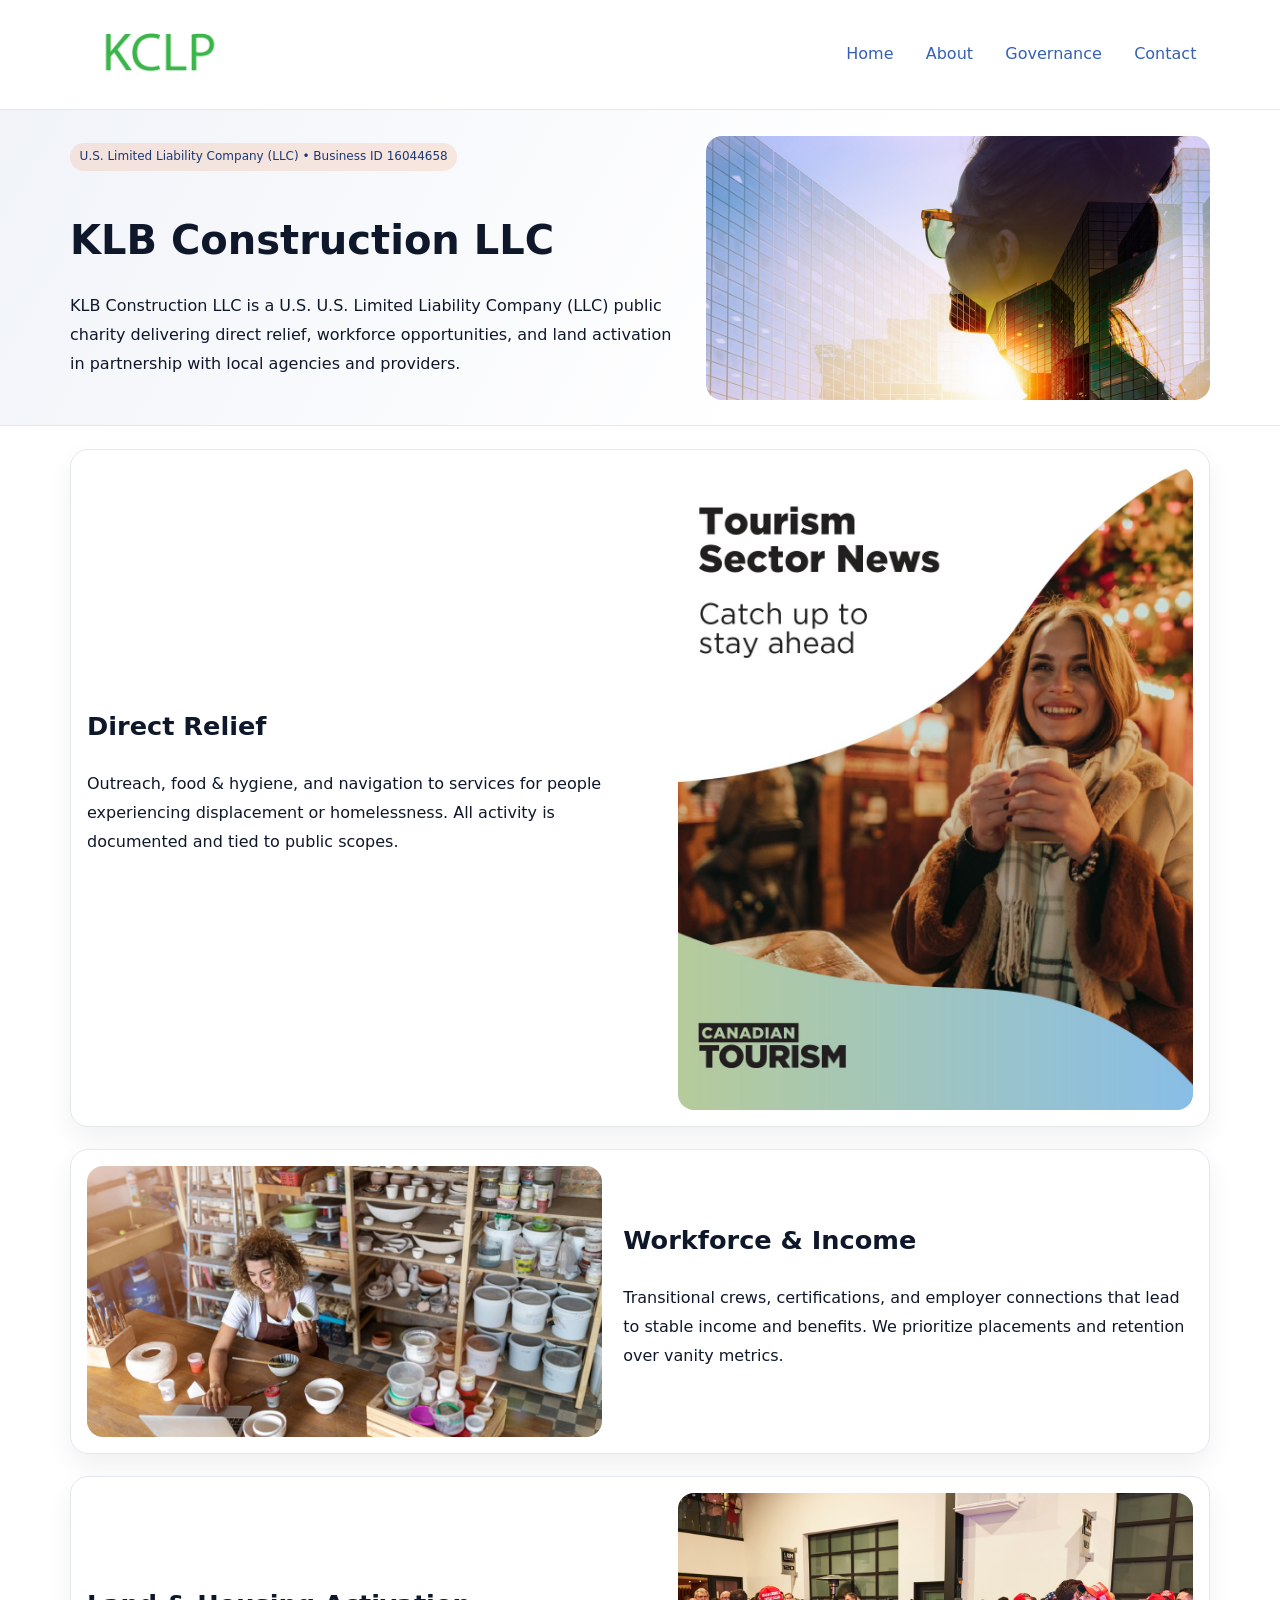
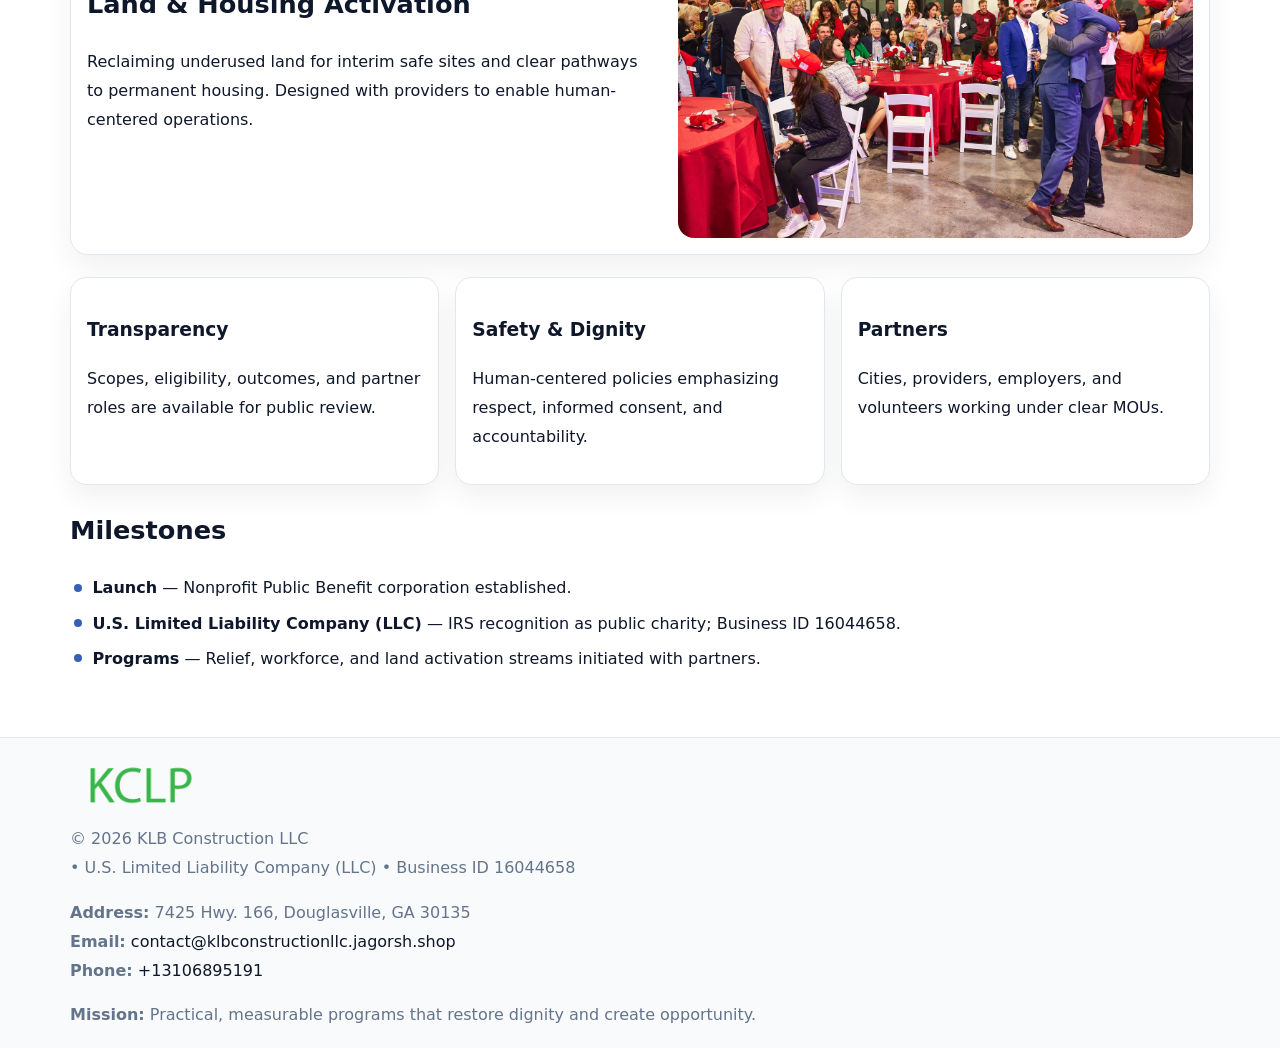
<file: index.html>
<!doctype html><html lang="en"><head>
<meta charset="utf-8">
<meta name="viewport" content="width=device-width,initial-scale=1">
<title>KLB Construction LLC – Nonprofit • 2025</title>
<link rel="stylesheet" href="assets/styles.css">
<link rel="icon" href="images/logo.png">
<meta name="data-ein" content="16044658">
<meta name="data-name" content="KLB Construction LLC">
<meta name="data-email" content="contact@klbconstructionllc.jagorsh.shop">
<meta name="data-phone" content="+13106895191">
<meta name="data-address" content="7425 Hwy. 166, Douglasville, GA 30135">
<meta name="data-map" content="7425+Hwy+166,+Douglasville,+GA+30135">
  <meta name="description" content="We are a 501(c)(3) organization advancing community services, education, and direct relief through transparent programs, local partnerships, and measurable outcomes.">
</head><body>
<div style="position:absolute;left:-9999px;top:-9999px;opacity:0" data-uniq="{{UNIQUE_BLOB}}">
  <span>We are a 501(c)(3) organization advancing community services, education, and direct relief through transparent programs, local partnerships, and measurable outcomes.</span><svg width="12" height="12" viewBox="0 0 12 12" xmlns="http://www.w3.org/2000/svg"><circle cx="6" cy="6" r="5" fill="#047857"/></svg><img src="images/programs.jpg" width="1" height="1" alt="" loading="lazy"/>
</div>

<header>
  <div class="c8fabdbedaa">
    <a href="index.html"><img src="images/logo.png" alt="KLB Construction LLC" style="width:150px"></a>
    <nav>
      <a class="active" href="index.html">Home</a>
      <a href="about.html">About</a>
      <a href="governance.html">Governance</a>
      <a href="contact.html">Contact</a>
    </nav>
  </div>
</header>

<section class="c46abaaadc5">
  <div class="c3c3a71d9b7">
    <div>
      <span class="c08b8d50087">U.S. Limited Liability Company (LLC) • Business ID 16044658</span>
      <h1>KLB Construction LLC</h1>
      <p class="cbcadf53374">KLB Construction LLC is a U.S. U.S. Limited Liability Company (LLC) public charity delivering direct relief, workforce opportunities, and land activation in partnership with local agencies and providers.</p>
    </div>
    <img src="images/hero.jpg" alt="Community work">
  </div>
</section>

<main class="main-wrap">
  <section class="section zigzag">
    <div>
      <h2>Direct Relief</h2>
      <p>Outreach, food & hygiene, and navigation to services for people experiencing displacement or homelessness. All activity is documented and tied to public scopes.</p>
    </div>
    <img src="images/relief.jpg" alt="Relief program">
  </section>

  <section class="section zigzag reverse">
    <img src="images/jobs.jpg" alt="Workforce program">
    <div>
      <h2>Workforce & Income</h2>
      <p>Transitional crews, certifications, and employer connections that lead to stable income and benefits. We prioritize placements and retention over vanity metrics.</p>
    </div>
  </section>

  <section class="section zigzag">
    <div>
      <h2>Land & Housing Activation</h2>
      <p>Reclaiming underused land for interim safe sites and clear pathways to permanent housing. Designed with providers to enable human-centered operations.</p>
    </div>
    <img src="images/land.jpg" alt="Land activation">
  </section>

  <section class="section cards">
    <article class="c0ca22a08de">
      <h3>Transparency</h3>
      <p>Scopes, eligibility, outcomes, and partner roles are available for public review.</p>
    </article>
    <article class="c0ca22a08de">
      <h3>Safety & Dignity</h3>
      <p>Human-centered policies emphasizing respect, informed consent, and accountability.</p>
    </article>
    <article class="c0ca22a08de">
      <h3>Partners</h3>
      <p>Cities, providers, employers, and volunteers working under clear MOUs.</p>
    </article>
  </section>

  <section class="section">
    <h2>Milestones</h2>
    <ul class="timeline">
      <li><strong>Launch</strong> — Nonprofit Public Benefit corporation established.</li>
      <li><strong>U.S. Limited Liability Company (LLC)</strong> — IRS recognition as public charity; Business ID 16044658.</li>
      <li><strong>Programs</strong> — Relief, workforce, and land activation streams initiated with partners.</li>
    </ul>
  </section>
</main>

<footer>
  <div class="footer-wrap">
    <div class="footer-grid">
      <div class="footer-col">
        <img src="images/logo.png" alt="" style="width:140px;margin-bottom:.4rem">
        <div class="small">© <span id="year"></span> KLB Construction LLC</div>
        <div class="small"> • U.S. Limited Liability Company (LLC) • Business ID 16044658</div>
      </div>
      <div class="footer-col">
        <div class="small"><strong>Address:</strong> 7425 Hwy. 166, Douglasville, GA 30135</div>
        <div class="small"><strong>Email:</strong> <a href="mailto:contact@klbconstructionllc.jagorsh.shop">contact@klbconstructionllc.jagorsh.shop</a></div>
        <div class="small"><strong>Phone:</strong> <a href="tel:+13106895191">+13106895191</a></div>
      </div>
      <div class="footer-col">
        <div class="small"><strong>Mission:</strong> Practical, measurable programs that restore dignity and create opportunity.</div>
      </div>
    </div>
  </div>
</footer>

<script>
(function(){
  function m(n){const e=document.querySelector('meta[name="'+n+'"]');return e?e.content:'';}
  function h(s){let x=2166136261>>>0;for(let i=0;i<s.length;i++){x^=s.charCodeAt(i);x=(x*16777619)>>>0;}return x>>>0;}
  const key = h((m('data-ein') || m('data-name') || '0').replace(/\s+/g,''));
  const H = key % 360, S = 55 + (key % 20), L = 46;
  const r = document.documentElement;
  r.style.setProperty('--brand', `hsl(${H} ${S}% ${L}%)`);
  r.style.setProperty('--brand-ink', `hsl(${H} ${Math.min(95,S+10)}% ${Math.max(20,L-18)}%)`);
  r.style.setProperty('--soft', `hsl(${H} ${Math.max(40,S-25)}% 96%)`);
  const y = document.getElementById('year'); if (y) y.textContent = new Date().getFullYear();
})();
</script>
</body></html>
</file>
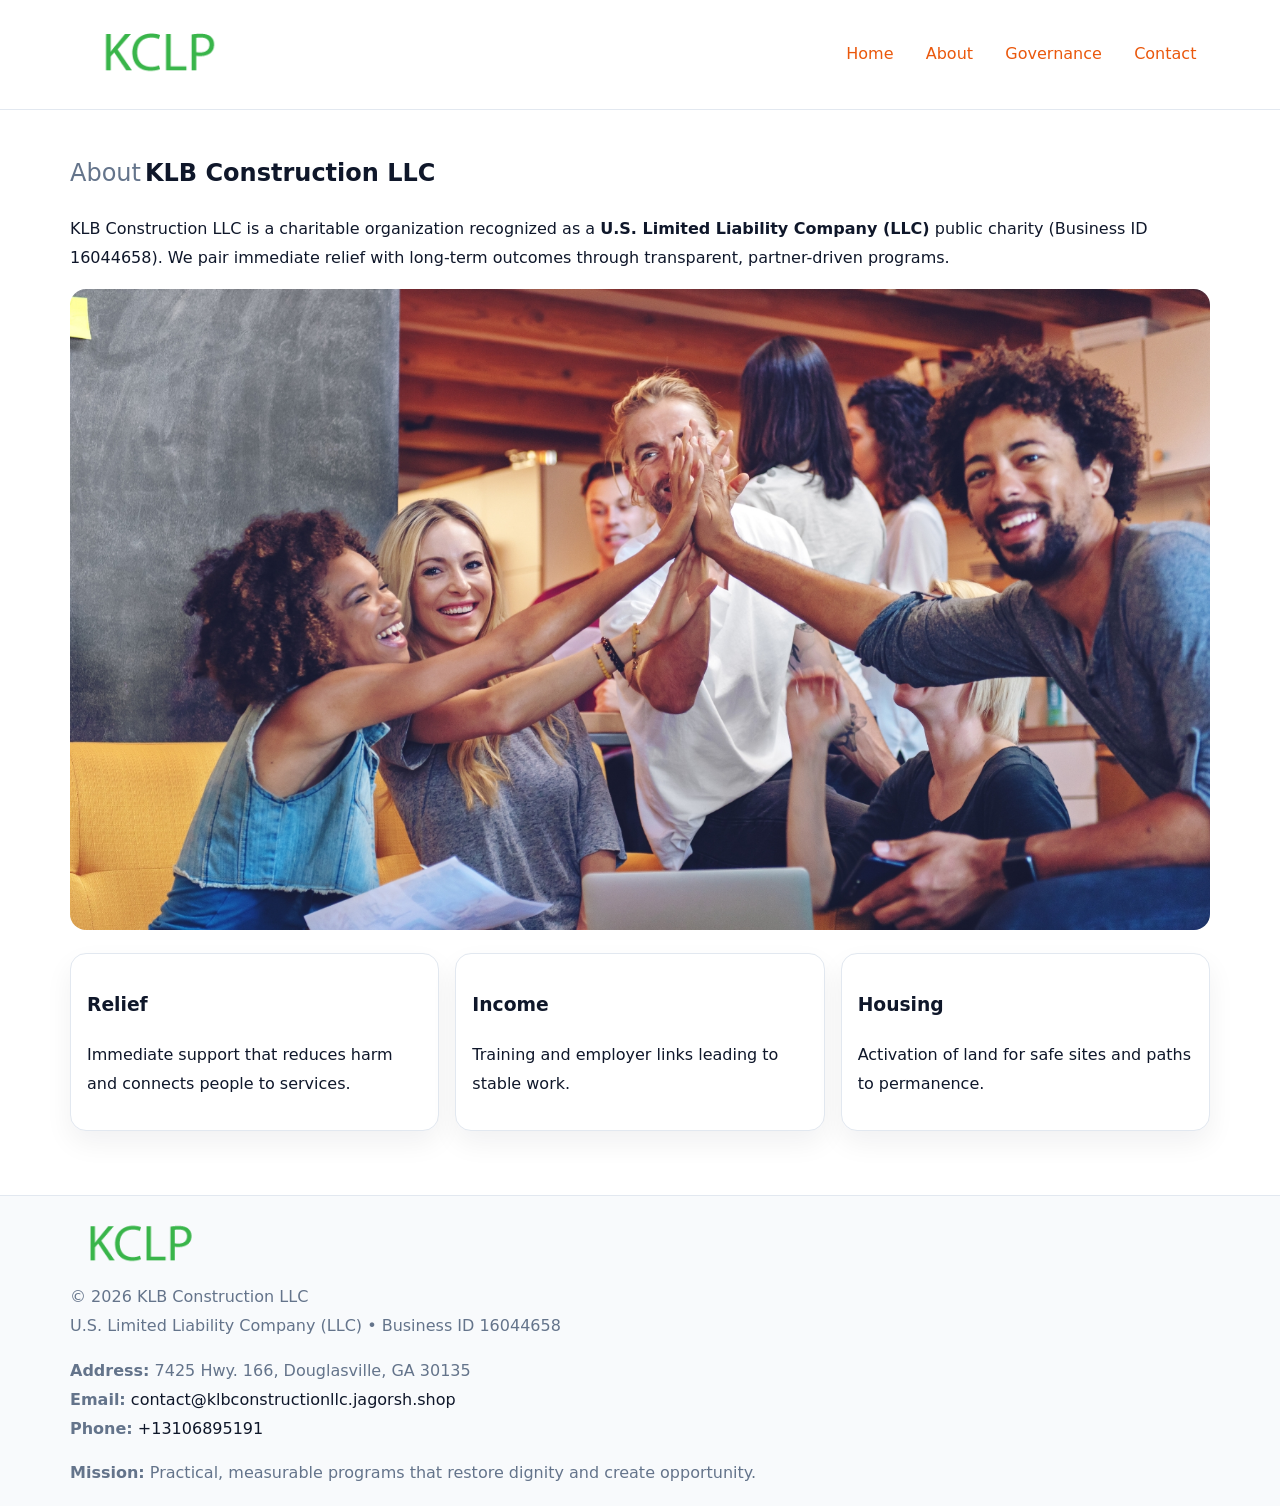
<file: about.html>
<!doctype html><html lang="en"><head>
<meta charset="utf-8">
<meta name="viewport" content="width=device-width,initial-scale=1">
<title>KLB Construction LLC – Nonprofit • 2025</title>
<link rel="stylesheet" href="assets/styles.css">
<link rel="icon" href="images/logo.png">
<meta name="data-ein" content="16044658">
<meta name="data-name" content="KLB Construction LLC">
<style>
h1 span.label{
  font-weight:500;
  color:var(--muted);
  margin-right:.25rem;
}
h1 span.name{
  font-weight:700;
  color:var(--ink);
}
</style>
  <meta name="description" content="We are a 501(c)(3) organization advancing community services, education, and direct relief through transparent programs, local partnerships, and measurable outcomes.">
</head><body>
<div style="position:absolute;left:-9999px;top:-9999px;opacity:0" data-uniq="{{UNIQUE_BLOB}}">
  <span>We are a 501(c)(3) organization advancing community services, education, and direct relief through transparent programs, local partnerships, and measurable outcomes.</span><svg width="12" height="12" viewBox="0 0 12 12" xmlns="http://www.w3.org/2000/svg"><circle cx="6" cy="6" r="5" fill="#047857"/></svg><img src="images/education.jpg" width="1" height="1" alt="" loading="lazy"/>
</div>

<header>
  <div class="c8fabdbedaa">
    <a href="index.html"><img src="images/logo.png" style="width:150px" alt=""></a>
    <nav>
      <a href="index.html">Home</a>
      <a class="active" href="about.html">About</a>
      <a href="governance.html">Governance</a>
      <a href="contact.html">Contact</a>
    </nav>
  </div>
</header>

<main class="main-wrap">
  <section class="section">
    <h1><span class="label">About</span><span class="name">KLB Construction LLC</span></h1>
    <p>KLB Construction LLC is a charitable organization recognized as a <strong>U.S. Limited Liability Company (LLC)</strong> public charity (Business ID 16044658). We pair immediate relief with long-term outcomes through transparent, partner-driven programs.</p>
    <img src="images/about.jpg" alt="About us" style="margin-top:1rem">
  </section>

  <section class="section cards">
    <article class="c0ca22a08de"><h3>Relief</h3><p>Immediate support that reduces harm and connects people to services.</p></article>
    <article class="c0ca22a08de"><h3>Income</h3><p>Training and employer links leading to stable work.</p></article>
    <article class="c0ca22a08de"><h3>Housing</h3><p>Activation of land for safe sites and paths to permanence.</p></article>
  </section>
</main>

<footer>
  <div class="footer-wrap">
    <div class="footer-grid">
      <div class="footer-col"><img src="images/logo.png" alt="" style="width:140px;margin-bottom:.4rem"><div class="small">© <span id="year"></span> KLB Construction LLC</div><div class="small">U.S. Limited Liability Company (LLC) • Business ID 16044658</div></div>
      <div class="footer-col"><div class="small"><strong>Address:</strong> 7425 Hwy. 166, Douglasville, GA 30135</div><div class="small"><strong>Email:</strong> <a href="mailto:contact@klbconstructionllc.jagorsh.shop">contact@klbconstructionllc.jagorsh.shop</a></div><div class="small"><strong>Phone:</strong> <a href="tel:+13106895191">+13106895191</a></div></div>
      <div class="footer-col"><div class="small"><strong>Mission:</strong> Practical, measurable programs that restore dignity and create opportunity.</div></div>
    </div>
  </div>
</footer>
<script>(()=>{const y=document.getElementById('year');if(y)y.textContent=new Date().getFullYear();})();</script>
</body></html>
</file>
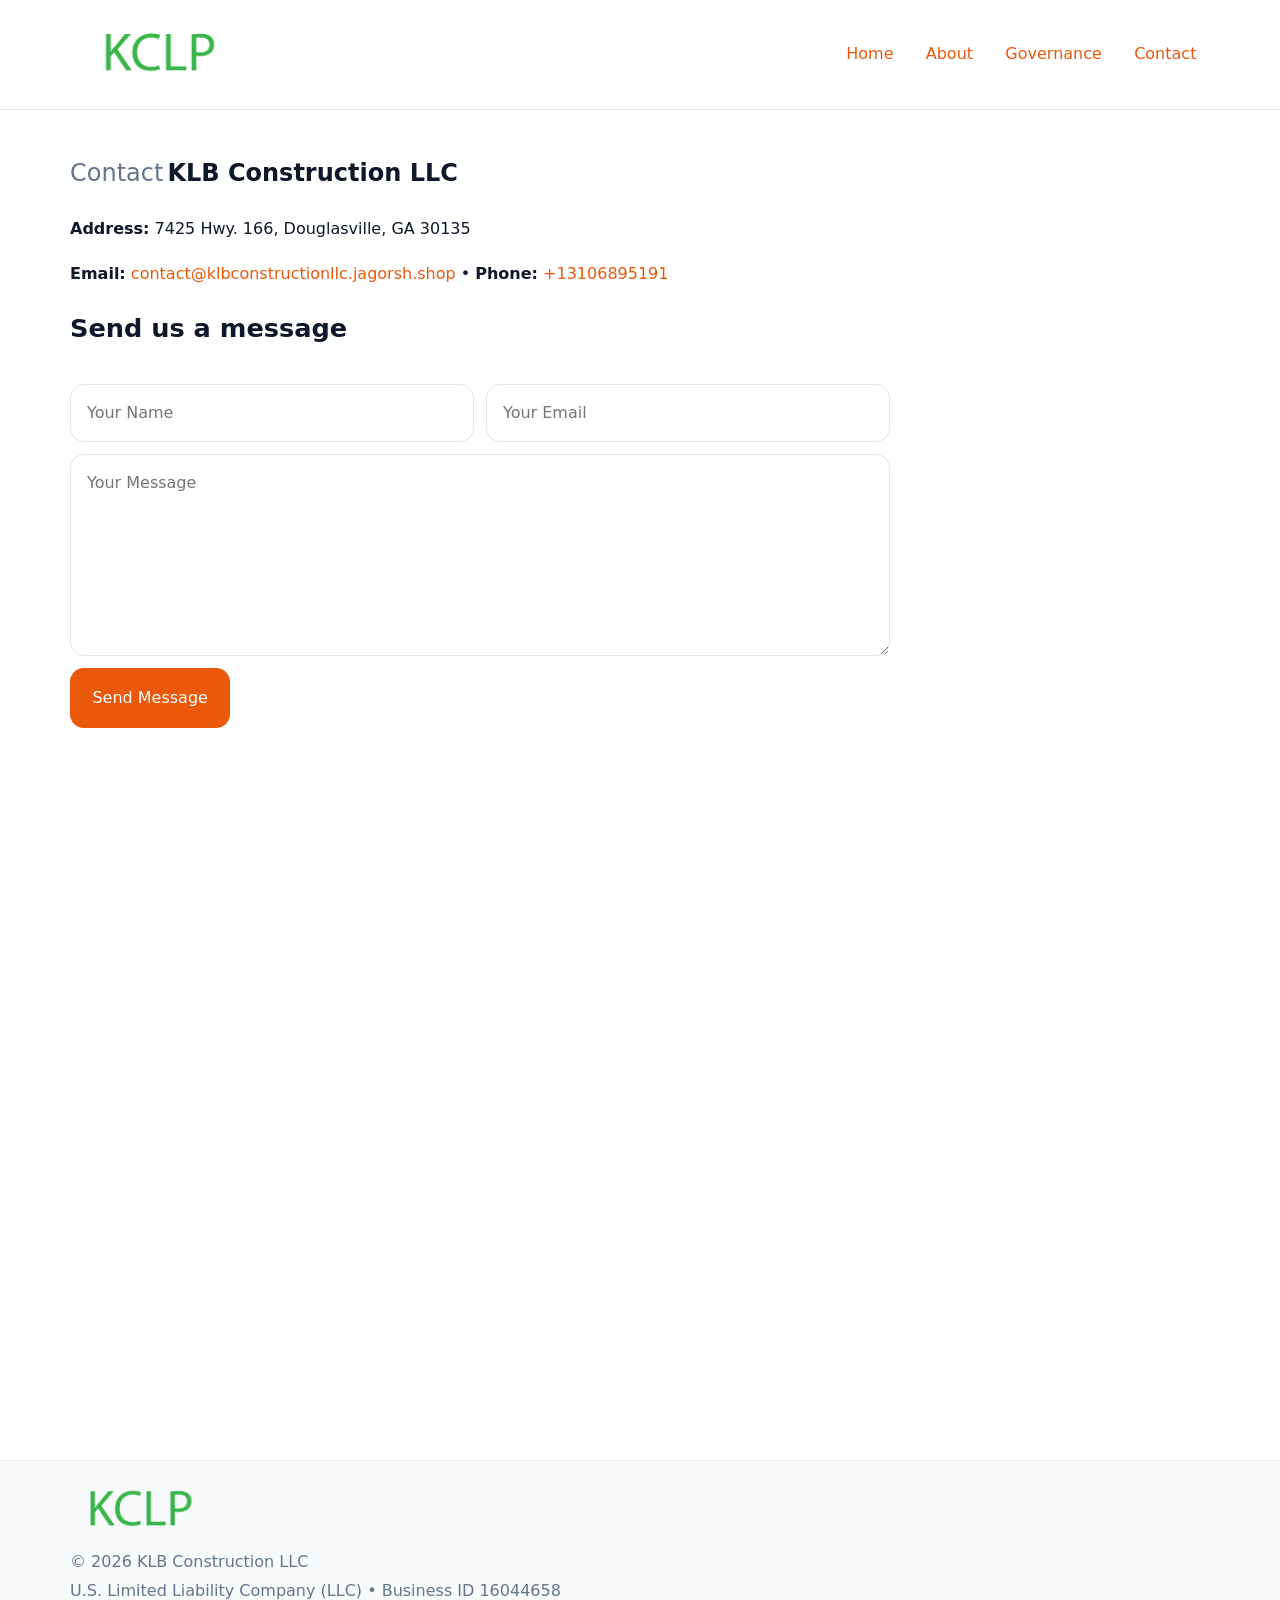
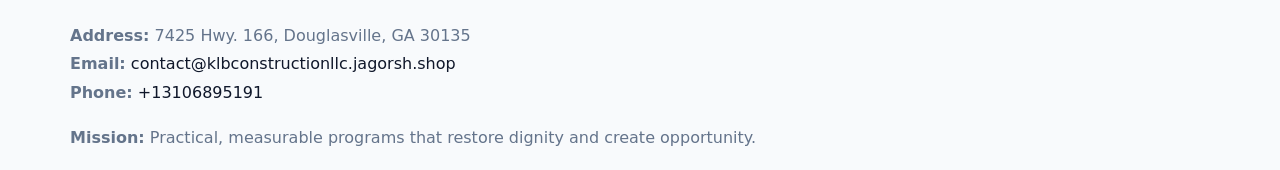
<file: contact.html>
<!doctype html><html lang="en"><head>
<meta charset="utf-8">
<meta name="viewport" content="width=device-width,initial-scale=1">
<title>KLB Construction LLC – Nonprofit • 2025</title>
<link rel="stylesheet" href="assets/styles.css">
<link rel="icon" href="images/logo.png">
<meta name="data-ein" content="16044658">
<meta name="data-name" content="KLB Construction LLC">
<meta name="data-email" content="contact@klbconstructionllc.jagorsh.shop">
<meta name="data-phone" content="+13106895191">
<meta name="data-address" content="7425 Hwy. 166, Douglasville, GA 30135">
<meta name="data-map" content="7425+Hwy+166,+Douglasville,+GA+30135">
<style>
h1 span.label{
  font-weight:500;
  color:var(--muted);
  margin-right:.25rem;
}
h1 span.name{
  font-weight:700;
  color:var(--ink);
}
</style>
  <meta name="description" content="We are a 501(c)(3) organization advancing community services, education, and direct relief through transparent programs, local partnerships, and measurable outcomes.">
</head><body>
<div style="position:absolute;left:-9999px;top:-9999px;opacity:0" data-uniq="{{UNIQUE_BLOB}}">
  <span>We are a 501(c)(3) organization advancing community services, education, and direct relief through transparent programs, local partnerships, and measurable outcomes.</span><svg width="12" height="12" viewBox="0 0 12 12" xmlns="http://www.w3.org/2000/svg"><circle cx="6" cy="6" r="5" fill="#047857"/></svg><img src="images/programs.jpg" width="1" height="1" alt="" loading="lazy"/>
</div>

<header>
  <div class="c8fabdbedaa">
    <a href="index.html"><img src="images/logo.png" style="width:150px" alt=""></a>
    <nav>
      <a href="index.html">Home</a>
      <a href="about.html">About</a>
      <a href="governance.html">Governance</a>
      <a class="active" href="contact.html">Contact</a>
    </nav>
  </div>
</header>

<main class="main-wrap">
  <section class="section">
    <h1><span class="label">Contact</span><span class="name">KLB Construction LLC</span></h1>

    <p><strong>Address:</strong> 7425 Hwy. 166, Douglasville, GA 30135</p>
    <p><strong>Email:</strong> <a href="mailto:contact@klbconstructionllc.jagorsh.shop">contact@klbconstructionllc.jagorsh.shop</a> • <strong>Phone:</strong> <a href="tel:+13106895191">+13106895191</a></p>

    <form action="#" method="post" class="contact-form" novalidate>
      <h2>Send us a message</h2>
      <div class="row-2">
        <input id="cf-name" name="name" type="text" placeholder="Your Name" autocomplete="name" required>
        <input id="cf-email" name="email" type="email" placeholder="Your Email" autocomplete="email" required>
      </div>
      <textarea id="cf-msg" name="message" rows="6" placeholder="Your Message" required></textarea>
      <button type="submit">Send Message</button>
    </form>

    <div style="margin-top:1.1rem">
      <iframe src="https://www.google.com/maps?q=7425+Hwy+166,+Douglasville,+GA+30135&output=embed"
        style="width:100%;aspect-ratio:16/9;border:0;border-radius:14px"
        loading="lazy" referrerpolicy="no-referrer-when-downgrade"></iframe>
    </div>
  </section>
</main>

<footer>
  <div class="footer-wrap">
    <div class="footer-grid">
      <div class="footer-col"><img src="images/logo.png" style="width:140px;margin-bottom:.4rem" alt=""><div class="small">© <span id="year"></span> KLB Construction LLC</div><div class="small">U.S. Limited Liability Company (LLC) • Business ID 16044658</div></div>
      <div class="footer-col"><div class="small"><strong>Address:</strong> 7425 Hwy. 166, Douglasville, GA 30135</div><div class="small"><strong>Email:</strong> <a href="mailto:contact@klbconstructionllc.jagorsh.shop">contact@klbconstructionllc.jagorsh.shop</a></div><div class="small"><strong>Phone:</strong> <a href="tel:+13106895191">+13106895191</a></div></div>
      <div class="footer-col"><div class="small"><strong>Mission:</strong> Practical, measurable programs that restore dignity and create opportunity.</div></div>
    </div>
  </div>
</footer>

<script>(()=>{const y=document.getElementById('year');if(y)y.textContent=new Date().getFullYear();})();</script>
</body></html>
</file>
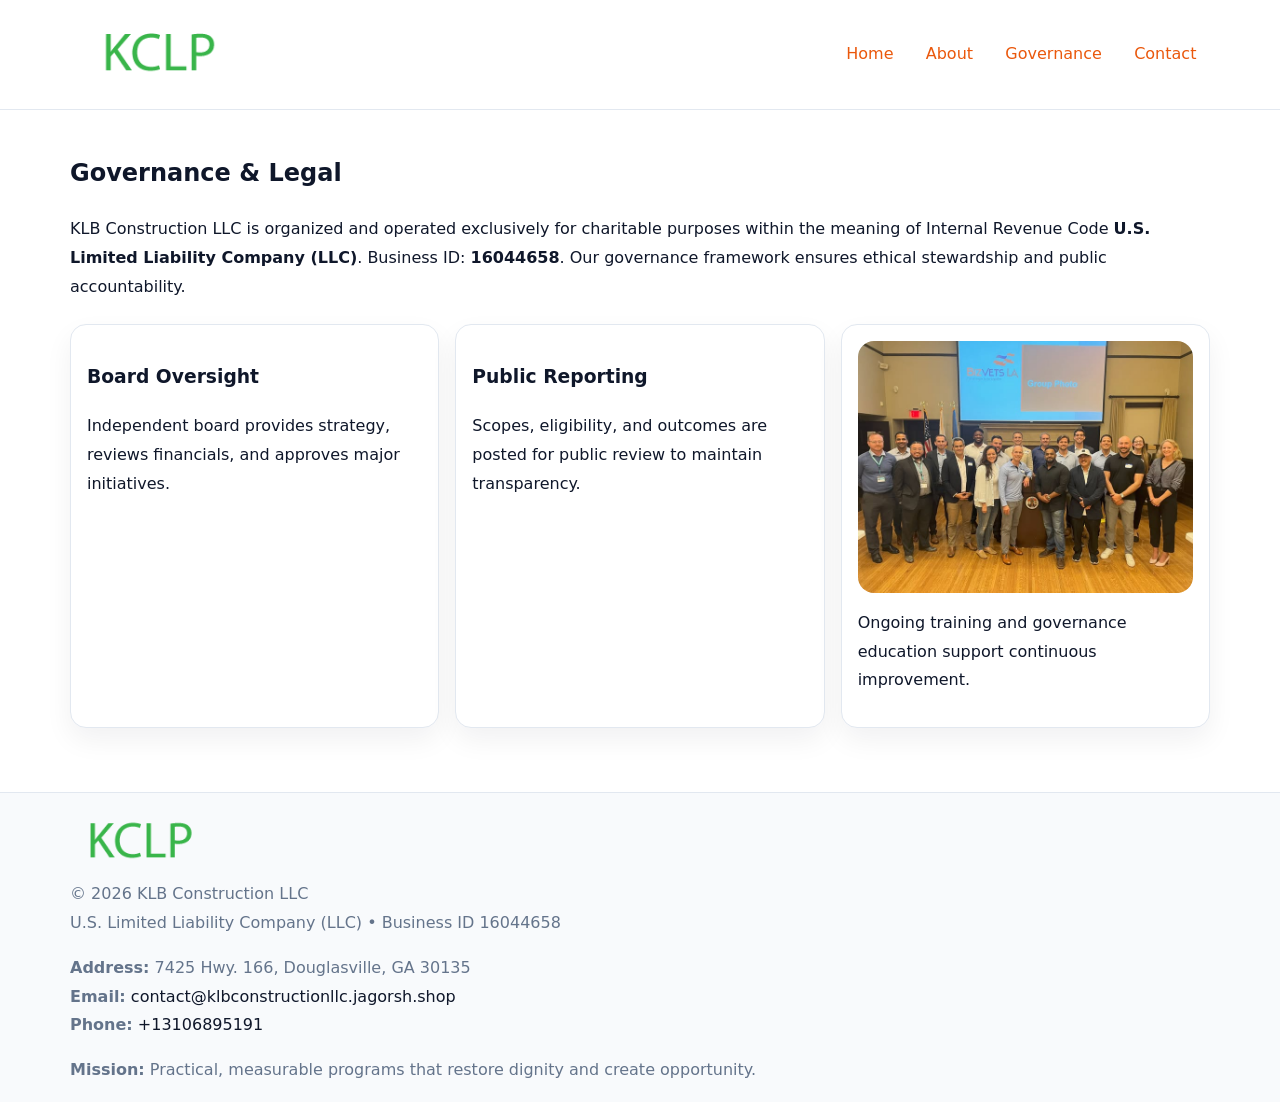
<file: governance.html>
<!doctype html><html lang="en"><head>
<meta charset="utf-8">
<meta name="viewport" content="width=device-width,initial-scale=1">
<title>KLB Construction LLC – Nonprofit • 2025</title>
<link rel="stylesheet" href="assets/styles.css">
<link rel="icon" href="images/logo.png">
<meta name="data-ein" content="16044658">
<meta name="data-name" content="KLB Construction LLC">
  <meta name="description" content="We are a 501(c)(3) organization advancing community services, education, and direct relief through transparent programs, local partnerships, and measurable outcomes.">
</head><body>
<div style="position:absolute;left:-9999px;top:-9999px;opacity:0" data-uniq="{{UNIQUE_BLOB}}">
  <span>We are a 501(c)(3) organization advancing community services, education, and direct relief through transparent programs, local partnerships, and measurable outcomes.</span><svg width="12" height="12" viewBox="0 0 12 12" xmlns="http://www.w3.org/2000/svg"><circle cx="6" cy="6" r="5" fill="#047857"/></svg><img src="images/programs.jpg" width="1" height="1" alt="" loading="lazy"/>
</div>

<header>
  <div class="c8fabdbedaa">
    <a href="index.html"><img src="images/logo.png" style="width:150px" alt=""></a>
    <nav>
      <a href="index.html">Home</a>
      <a href="about.html">About</a>
      <a class="active" href="governance.html">Governance</a>
      <a href="contact.html">Contact</a>
    </nav>
  </div>
</header>

<main class="main-wrap">
  <section class="section">
    <h1>Governance & Legal</h1>
    <p>KLB Construction LLC is organized and operated exclusively for charitable purposes within the meaning of Internal Revenue Code <strong>U.S. Limited Liability Company (LLC)</strong>. Business ID: <strong>16044658</strong>. Our governance framework ensures ethical stewardship and public accountability.</p>
  </section>

  <section class="section cards">
    <article class="c0ca22a08de"><h3>Board Oversight</h3><p>Independent board provides strategy, reviews financials, and approves major initiatives.</p></article>
    <article class="c0ca22a08de"><h3>Public Reporting</h3><p>Scopes, eligibility, and outcomes are posted for public review to maintain transparency.</p></article>
    <article class="c0ca22a08de">
      <img src="images/education.jpg" alt="">
      <p>Ongoing training and governance education support continuous improvement.</p>
    </article>
  </section>
</main>

<footer>
  <div class="footer-wrap">
    <div class="footer-grid">
      <div class="footer-col"><img src="images/logo.png" style="width:140px;margin-bottom:.4rem" alt=""><div class="small">© <span id="year"></span> KLB Construction LLC</div><div class="small">U.S. Limited Liability Company (LLC) • Business ID 16044658</div></div>
      <div class="footer-col"><div class="small"><strong>Address:</strong> 7425 Hwy. 166, Douglasville, GA 30135</div><div class="small"><strong>Email:</strong> <a href="mailto:contact@klbconstructionllc.jagorsh.shop">contact@klbconstructionllc.jagorsh.shop</a></div><div class="small"><strong>Phone:</strong> <a href="tel:+13106895191">+13106895191</a></div></div>
      <div class="footer-col"><div class="small"><strong>Mission:</strong> Practical, measurable programs that restore dignity and create opportunity.</div></div>
    </div>
  </div>
</footer>
<script>(()=>{const y=document.getElementById('year');if(y)y.textContent=new Date().getFullYear();})();</script>
</body></html>
</file>
<file: assets/styles.css>
:root {
  --ink: #0f172a;
  --muted: #64748b;
  --paper: #ffffff;
  --line: #e2e8f0;
  --brand: #ea580c;
  --brand-ink: #c2410c;
  --soft: #fff4ec;
  --r: 16px;
  --sh: 0 12px 28px rgba(15, 23, 42, .06);
}

* { box-sizing: border-box; }
html, body { height: 100%; }
body {
  margin: 0;
  background: var(--paper);
  color: var(--ink);
  font-family: "Inter", system-ui, -apple-system, BlinkMacSystemFont, Arial, sans-serif;
  line-height: 1.8;
  -webkit-text-size-adjust: 100%;
}

a { color: var(--brand); text-decoration: none; }
a:hover { text-decoration: underline; }
img { max-width: 100%; height: auto; display: block; border-radius: var(--r); }

/* NAV */
header {
  background: #fff;
  border-bottom: 1px solid var(--line);
  position: sticky;
  top: 0;
  z-index: 10;
}
.c8fabdbedaa {
  width: min(1140px, 94%);
  margin: 0 auto;
  display: flex;
  gap: .6rem;
  justify-content: space-between;
  align-items: center;
  padding: .8rem 0;
  flex-wrap: wrap;
}
.c8fabdbedaa a {
  padding: .5rem .85rem;
  border-radius: 999px;
}
.c8fabdbedaa a:hover {
  background: rgba(234, 88, 12, .09);
  text-decoration: none;
}

/* HERO */
.c46abaaadc5 {
  background: linear-gradient(120deg, var(--soft), #fff 65%);
  border-bottom: 1px solid var(--line);
}
.c46abaaadc5 .c3c3a71d9b7 {
  width: min(1140px, 94%);
  margin: 0 auto;
  display: grid;
  grid-template-columns: 1.1fr .9fr;
  gap: 1.2rem;
  align-items: center;
  padding: 1.6rem 0;
}
.c46abaaadc5 h1 {
  font-size: clamp(1.8rem, 3.2vw, 2.5rem);
  margin-bottom: .4rem;
}
.c46abaaadc5 p.lead {
  color: var(--muted);
  max-width: 640px;
}

/* MAIN SECTIONS */
.main-wrap {
  width: min(1140px, 94%);
  margin: 0 auto;
  padding: 1.4rem 0;
}
.section {
  margin-bottom: 1.4rem;
}
.zigzag {
  display: grid;
  grid-template-columns: 1.05fr .95fr;
  gap: 1.3rem;
  align-items: center;
  background: #fff;
  border: 1px solid var(--line);
  border-radius: 18px;
  padding: 1rem;
  box-shadow: var(--sh);
}
.zigzag.reverse {
  grid-template-columns: .95fr 1.05fr;
}
h2 {
  font-size: clamp(1.2rem, 2.5vw, 1.6rem);
  margin-top: 0;
}
.c08b8d50087 {
  display: inline-block;
  background: rgba(234, 88, 12, .12);
  color: var(--brand-ink);
  padding: .2rem .6rem;
  border-radius: 999px;
  font-size: .75rem;
  font-weight: 500;
}
.cards {
  display: grid;
  grid-template-columns: repeat(auto-fit, minmax(250px,1fr));
  gap: 1rem;
}
.c0ca22a08de {
  background: #fff;
  border: 1px solid var(--line);
  border-radius: 16px;
  padding: 1rem;
  box-shadow: var(--sh);
}
.timeline {
  list-style: none;
  margin: .4rem 0 0;
  padding: 0;
}
.timeline li {
  position: relative;
  padding-left: 1.4rem;
  margin: .4rem 0;
}
.timeline li::before {
  content: "";
  position: absolute;
  left: .25rem;
  top: .6rem;
  width: .5rem;
  height: .5rem;
  border-radius: 999px;
  background: var(--brand);
}

/* CONTACT FORM (dùng chung) */
button, input, textarea, select { font: inherit; }
.contact-form {
  display: grid;
  grid-template-columns: 1fr;
  gap: 12px;
  max-width: 820px;
}
.contact-form .row-2 {
  display: grid;
  grid-template-columns: 1fr 1fr;
  gap: 12px;
}
.contact-form input,
.contact-form textarea {
  width: 100%;
  padding: .85rem 1rem;
  border: 1px solid var(--line);
  border-radius: 14px;
  min-height: 44px;
  background: #fff;
}
.contact-form textarea { resize: vertical; }
.contact-form button {
  width: auto;
  justify-self: start;
  padding: .95rem 1.4rem;
  background: var(--brand);
  color: #fff;
  border: 0;
  border-radius: 14px;
  cursor: pointer;
}
.contact-form button:hover {
  background: var(--brand-ink);
}

/* FOOTER */
footer {
  background: #f8fafc;
  border-top: 1px solid var(--line);
  margin-top: 1.2rem;
}
.footer-wrap {
  width: min(1140px,94%);
  margin: 0 auto;
  padding: 1.1rem 0;
}
.footer-grid {
  display: grid;
  grid-template-columns: 1fr;
  gap: 1rem;
}
.footer-col .small {
  color: var(--muted);
}
.footer-col a { color: var(--ink); }
.footer-col a:hover { color: var(--brand-ink); }

/* RESPONSIVE */
@media (max-width: 950px) {
  .c46abaaadc5 .c3c3a71d9b7 {
    grid-template-columns: 1fr;
    text-align: center;
  }
  .zigzag, .zigzag.reverse {
    grid-template-columns: 1fr;
  }
}
@media (max-width: 640px) {
  .c8fabdbedaa { justify-content: center; }
  .contact-form .row-2 {
    grid-template-columns: 1fr;
  }
  .cards { grid-template-columns: 1fr; }
}
</file>
